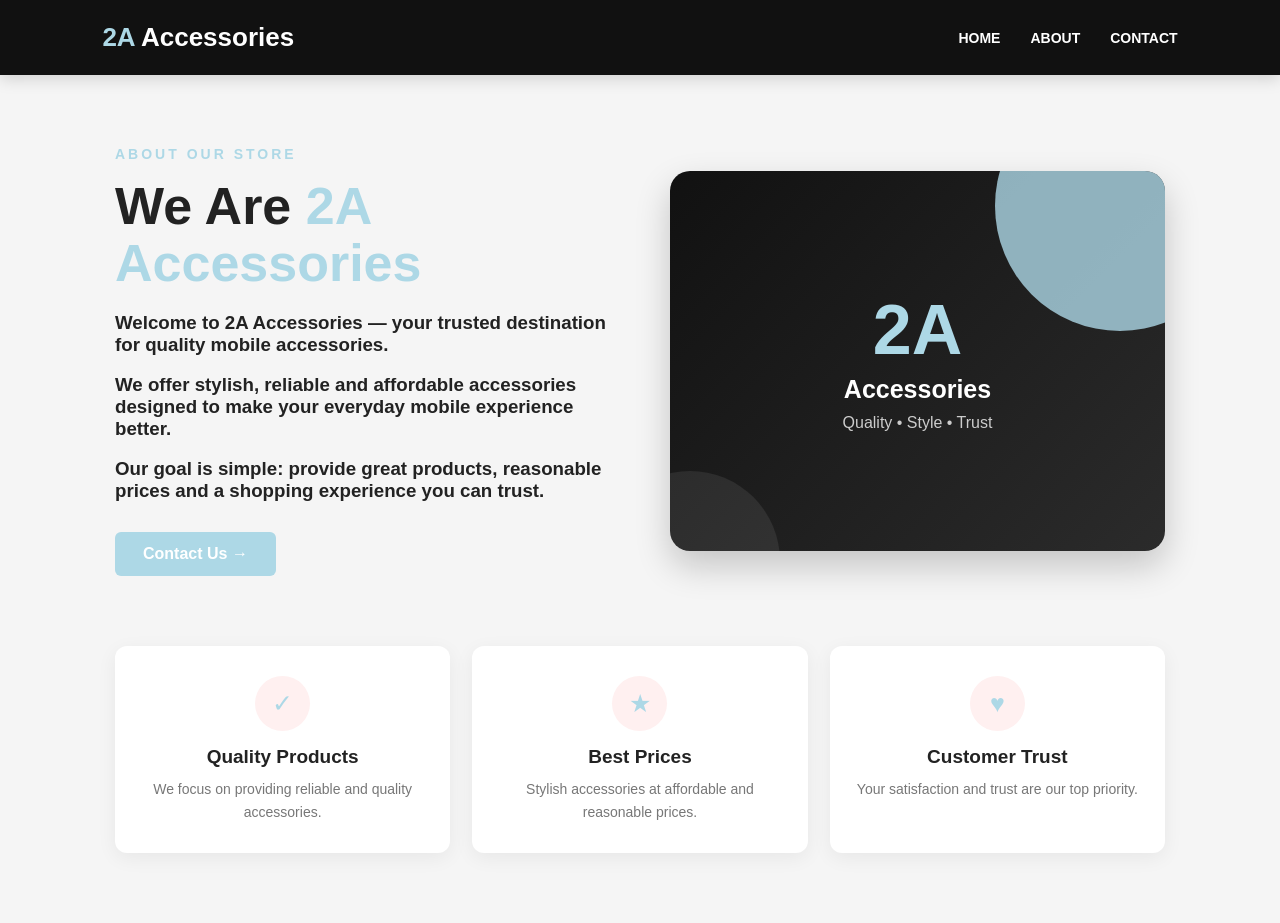
<file: about.html>
<!DOCTYPE html>
<html lang="en">
<head>
    <meta charset="UTF-8">
    <meta name="viewport" content="width=device-width, initial-scale=1.0">

    <title>About Us | 2A Accessories</title>

    <style>

        * {
            margin: 0;
            padding: 0;
            box-sizing: border-box;
            font-family: Arial, sans-serif;
        }

        body {
            background: #f5f5f5;
            color: #222;
        }

        /* NAVBAR */

        .navbar {
            height: 75px;
            padding: 0 8%;
            background: #111;
            display: flex;
            align-items: center;
            justify-content: space-between;
            box-shadow: 0 4px 15px rgba(0,0,0,0.15);
        }

        .logo {
            color: white;
            font-size: 26px;
            font-weight: bold;
        }

        .logo span {
            color: lightblue;
        }

        .menu {
            display: flex;
            gap: 30px;
            list-style: none;
        }

        .menu a {
            color: white;
            text-decoration: none;
            font-size: 14px;
            font-weight: bold;
            transition: 0.3s;
        }

        .menu a:hover {
            color: #e53935;
        }


        /* MAIN ABOUT */

        .about {
            max-width: 1100px;
            margin: 70px auto;
            padding: 0 25px;
        }

        .about-container {
            display: grid;
            grid-template-columns: 1fr 1fr;
            gap: 60px;
            align-items: center;
        }


        /* LEFT SIDE */

        .about-text small {
            color: lightblue;
            font-size: 14px;
            font-weight: bold;
            letter-spacing: 3px;
        }

        .about-text h1 {
            font-size: 52px;
            line-height: 1.1;
            margin: 15px 0 20px;
        }

        .about-text h1 span {
            color: lightblue;
        }

        .about-text p {
            color: #666;
            font-size: 16px;
            line-height: 1.8;
            margin-bottom: 18px;
        }


        /* BUTTON */

        .contact-btn {
            display: inline-block;
            margin-top: 12px;
            padding: 13px 28px;
            background: lightblue;
            color: white;
            text-decoration: none;
            border-radius: 6px;
            font-weight: bold;
            transition: 0.3s;
        }

        .contact-btn:hover {
            background: #111;
            transform: translateY(-3px);
        }


        /* RIGHT SIDE CARD */

        .about-card {
            height: 380px;
            border-radius: 20px;
            background: linear-gradient(135deg, #111, #2b2b2b);
            display: flex;
            justify-content: center;
            align-items: center;
            position: relative;
            overflow: hidden;
            box-shadow: 0 15px 35px rgba(0,0,0,0.2);
        }

        .about-card::before {
            content: "";
            width: 250px;
            height: 250px;
            background:lightblue;
            border-radius: 50%;
            position: absolute;
            top: -90px;
            right: -80px;
            opacity: 0.8;
        }

        .about-card::after {
            content: "";
            width: 180px;
            height: 180px;
            background: white;
            border-radius: 50%;
            position: absolute;
            bottom: -100px;
            left: -70px;
            opacity: 0.08;
        }

        .card-content {
            text-align: center;
            color: white;
            z-index: 2;
        }

        .card-content .big-logo {
            font-size: 70px;
            font-weight: bold;
            color: white;
        }

        .card-content .big-logo span {
            color: lightblue;
        }

        .card-content h2 {
            font-size: 25px;
            margin-top: 5px;
        }

        .card-content p {
            color: #ccc;
            margin-top: 10px;
        }


        /* FEATURES */

        .features {
            margin-top: 70px;
            display: grid;
            grid-template-columns: repeat(3, 1fr);
            gap: 22px;
        }

        .feature {
            background: white;
            padding: 30px 20px;
            text-align: center;
            border-radius: 12px;
            box-shadow: 0 5px 20px rgba(0,0,0,0.06);
            transition: 0.3s;
        }

        .feature:hover {
            transform: translateY(-7px);
            box-shadow: 0 12px 25px rgba(0,0,0,0.12);
        }

        .feature-icon {
            width: 55px;
            height: 55px;
            margin: auto;
            border-radius: 50%;
            background: #fff0f0;
            display: flex;
            justify-content: center;
            align-items: center;
            color: lightblue;
            font-size: 25px;
        }

        .feature h3 {
            margin: 15px 0 10px;
            font-size: 19px;
        }

        .feature p {
            color: #777;
            font-size: 14px;
            line-height: 1.6;
        }


        /* MOBILE */

        @media (max-width: 750px) {

            .navbar {
                padding: 0 5%;
            }

            .logo {
                font-size: 21px;
            }

            .menu {
                gap: 13px;
            }

            .menu a {
                font-size: 11px;
            }

            .about {
                margin: 40px auto;
            }

            .about-container {
                grid-template-columns: 1fr;
                gap: 40px;
            }

            .about-text h1 {
                font-size: 40px;
            }

            .about-card {
                height: 300px;
            }

            .features {
                grid-template-columns: 1fr;
                margin-top: 40px;
            }
        }

    </style>
</head>


<body>


    <!-- NAVBAR -->

    <nav class="navbar">

        <div class="logo">
            <span>2A</span> Accessories
        </div>

        <ul class="menu">

            <li>
                <a href="index.html">HOME</a>
            </li>

            <li>
                <a href="about.html">ABOUT</a>
            </li>

            <li>
                <a href="contact.html">CONTACT</a>
            </li>

        </ul>

    </nav>



    <!-- ABOUT SECTION -->

    <section class="about">

        <div class="about-container">


            <!-- LEFT -->

            <div class="about-text">

                <small>ABOUT OUR STORE</small>

                <h1>
                    We Are <span>2A Accessories</span>
                </h1>

                <p><h3>
                    Welcome to 2A Accessories — your trusted destination
                    for quality mobile accessories.
                </p></h3>

                <p><h3>
                    We offer stylish, reliable and affordable accessories
                    designed to make your everyday mobile experience
                    better.
                </p></h3>

                <p><h3>
                    Our goal is simple: provide great products,
                    reasonable prices and a shopping experience
                    you can trust.
                </p></h3>

                <a href="contact.html" class="contact-btn">
                    Contact Us →
                </a>

            </div>
            <style>
                .about-text:hover{
                    color: red;
                }
            </style>


            <!-- RIGHT -->

            <div class="about-card">

                <div class="card-content">

                    <div class="big-logo">
                        <span>2A</span>
                    </div>

                    <h2>Accessories</h2>

                    <p>
                        Quality • Style • Trust
                    </p>

                </div>

            </div>

        </div>



        <!-- FEATURES -->

        <div class="features">


            <div class="feature">

                <div class="feature-icon">
                    ✓
                </div>

                <h3>Quality Products</h3>

                <p>
                    We focus on providing reliable and
                    quality accessories.
                </p>

            </div>


            <div class="feature">

                <div class="feature-icon">
                    ★
                </div>

                <h3>Best Prices</h3>

                <p>
                    Stylish accessories at affordable
                    and reasonable prices.
                </p>

            </div>


            <div class="feature">

                <div class="feature-icon">
                    ♥
                </div>

                <h3>Customer Trust</h3>

                <p>
                    Your satisfaction and trust are
                    our top priority.
                </p>

            </div>


        </div>

    </section>


</body>
</html>
</file>
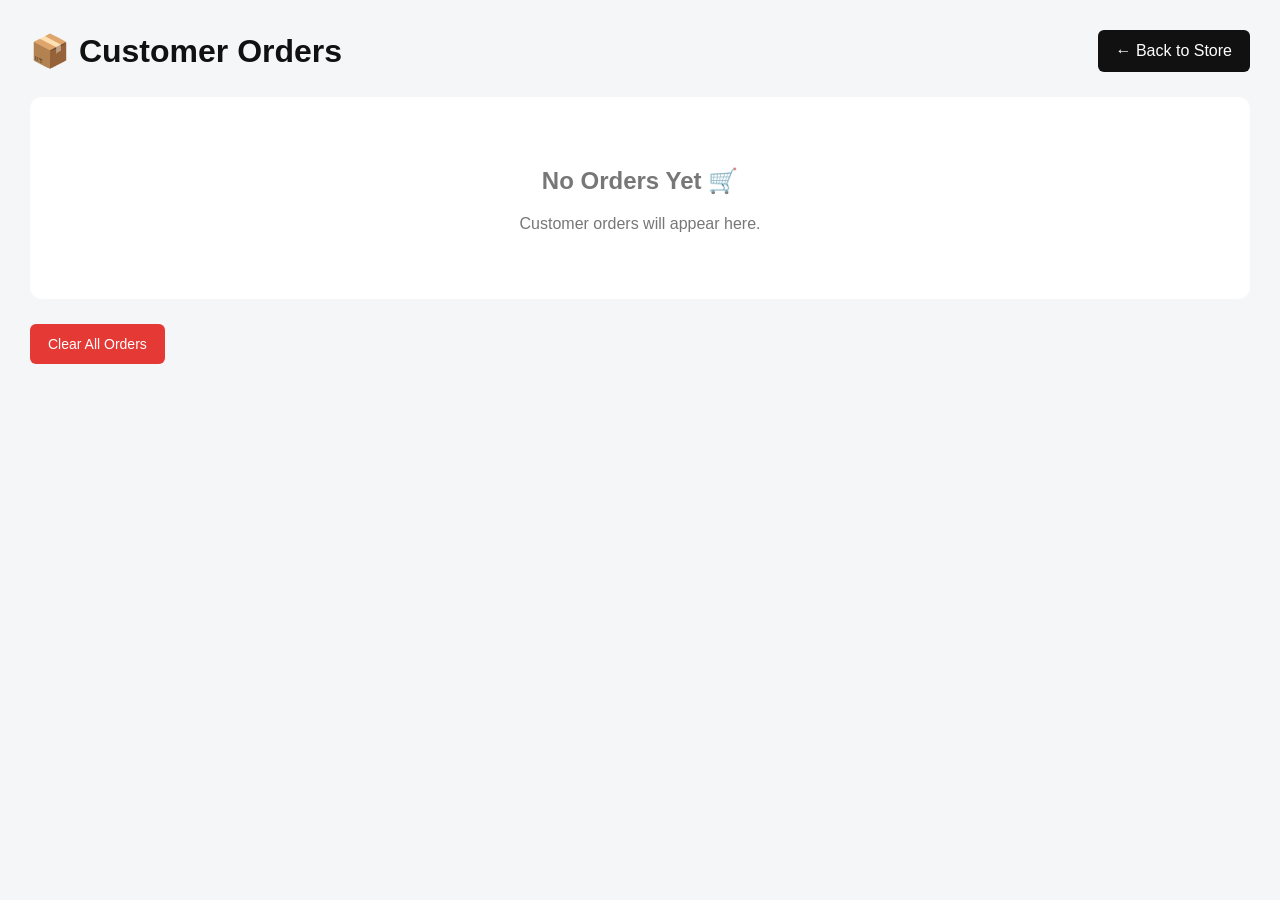
<file: admin.html>
<!DOCTYPE html>
<html lang="en">
<head>
    <meta charset="UTF-8">
    <meta name="viewport"
          content="width=device-width, initial-scale=1.0">
    <title>Admin - Customer Orders</title>
    <style>
        * {
            box-sizing: border-box;
        }
        body {
            margin: 0;
            padding: 30px;
            font-family: Arial, sans-serif;
            background: #f5f6f8;
            color: #111;
        }
        .admin-header {
            display: flex;
            justify-content: space-between;
            align-items: center;
            margin-bottom: 25px;
        }
        .admin-header h1 {
            margin: 0;
        }
        .back-btn {
            text-decoration: none;
            background: #111;
            color: white;
            padding: 12px 18px;
            border-radius: 6px;
        }
        .orders-container {
            display: grid;
            gap: 20px;
        }
        .order-card {
            background: white;
            border-radius: 12px;
            padding: 22px;
            box-shadow:
                0 3px 15px rgba(0,0,0,0.08);
        }
        .order-top {
            display: flex;
            justify-content: space-between;
            align-items: center;
            gap: 15px;
            border-bottom: 1px solid #eee;
            padding-bottom: 15px;
            margin-bottom: 15px;
        }
        .order-id {
            font-weight: bold;
            font-size: 18px;
        }
        .status {
            background: #fff3cd;
            color: #856404;
            padding: 7px 12px;
            border-radius: 20px;
            font-size: 13px;
            font-weight: bold;
        }
        .customer-info {
            display: grid;
            grid-template-columns:
                repeat(3, 1fr);
            gap: 15px;
            margin-bottom: 20px;
        }
        .info-box {
            background: #f7f7f7;
            padding: 13px;
            border-radius: 7px;
        }
        .info-box strong {
            display: block;
            margin-bottom: 5px;
        }
        .products {
            border-top: 1px solid #eee;
            padding-top: 15px;
        }
        .product-row {
            display: flex;
            justify-content: space-between;
            align-items: center;
            padding: 12px 0;
            border-bottom: 1px solid #eee;
        }
        .product-name {
            font-weight: bold;
        }
        .product-quantity {
            color: #777;
        }
        .total {
            text-align: right;
            font-size: 20px;
            font-weight: bold;
            margin-top: 18px;
        }
        .order-date {
            color: #777;
            font-size: 13px;
            margin-top: 8px;
        }
        .empty {
            text-align: center;
            background: white;
            padding: 50px;
            border-radius: 12px;
            color: #777;
        }
        .clear-btn {
            margin-top: 25px;
            background: #e53935;
            color: white;
            border: none;
            padding: 12px 18px;
            border-radius: 6px;
            cursor: pointer;
            font-size: 14px;
        }
        .clear-btn:hover {
            background: #c62828;
        }
        @media (max-width: 700px) {

            body {
                padding: 15px;
            }

            .admin-header {
                flex-direction: column;

                align-items: flex-start;
            }

            .customer-info {
                grid-template-columns: 1fr;
            }

            .order-top {
                align-items: flex-start;

                flex-direction: column;
            }

        }

    </style>

</head>


<body>


    <div class="admin-header">

        <h1>📦 Customer Orders</h1>

        <a href="index.html"
           class="back-btn">
            ← Back to Store
        </a>

    </div>


    <div id="orders"
         class="orders-container">
    </div>


    <button
        class="clear-btn"
        onclick="clearOrders()">

        Clear All Orders

    </button>


    <script>


        // =========================
        // SHOW ORDERS
        // =========================

        function showOrders() {

            const orders =
                JSON.parse(
                    localStorage.getItem("orders")
                ) || [];


            const container =
                document.getElementById("orders");


            container.innerHTML = "";


            if (orders.length === 0) {

                container.innerHTML = `

                    <div class="empty">

                        <h2>No Orders Yet 🛒</h2>

                        <p>
                            Customer orders will
                            appear here.
                        </p>

                    </div>

                `;

                return;
            }


            // Latest order first

            orders.reverse();


            orders.forEach(function(order) {


                let productsHTML = "";


                order.products.forEach(
                    function(product) {

                        productsHTML += `

                            <div class="product-row">

                                <div>

                                    <div class="product-name">

                                        ${product.name}

                                    </div>

                                    <div class="product-quantity">

                                        Quantity:
                                        ${product.quantity}

                                    </div>

                                </div>


                                <strong>

                                    Rs.
                                    ${(
                                        product.price *
                                        product.quantity
                                    ).toLocaleString()}

                                </strong>

                            </div>

                        `;

                    }
                );


                container.innerHTML += `

                    <div class="order-card">


                        <div class="order-top">

                            <div>

                                <div class="order-id">

                                    Order #${order.id}

                                </div>

                                <div class="order-date">

                                    ${order.date}

                                </div>

                            </div>


                            <div class="status">

                                ${order.status}

                            </div>

                        </div>



                        <div class="customer-info">


                            <div class="info-box">

                                <strong>
                                    👤 Customer
                                </strong>

                                ${order.customerName}

                            </div>


                            <div class="info-box">

                                <strong>
                                    📱 Phone
                                </strong>

                                ${order.phone}

                            </div>


                            <div class="info-box">

                                <strong>
                                    📍 Address
                                </strong>

                                ${order.address}

                            </div>


                        </div>



                        <div class="products">

                            <h3>
                                🛍️ Ordered Products
                            </h3>

                            ${productsHTML}

                        </div>



                        <div class="total">

                            Total:
                            Rs.
                            ${order.total.toLocaleString()}

                        </div>


                    </div>

                `;

            });

        }



        // =========================
        // CLEAR ORDERS
        // =========================

        function clearOrders() {

            const confirmDelete =
                confirm(
                    "Are you sure you want to delete all orders?"
                );


            if (!confirmDelete) {
                return;
            }


            localStorage.removeItem("orders");


            showOrders();

        }



        // =========================
        // LOAD ORDERS
        // =========================

        showOrders();


    </script>


</body>

</html>
</file>
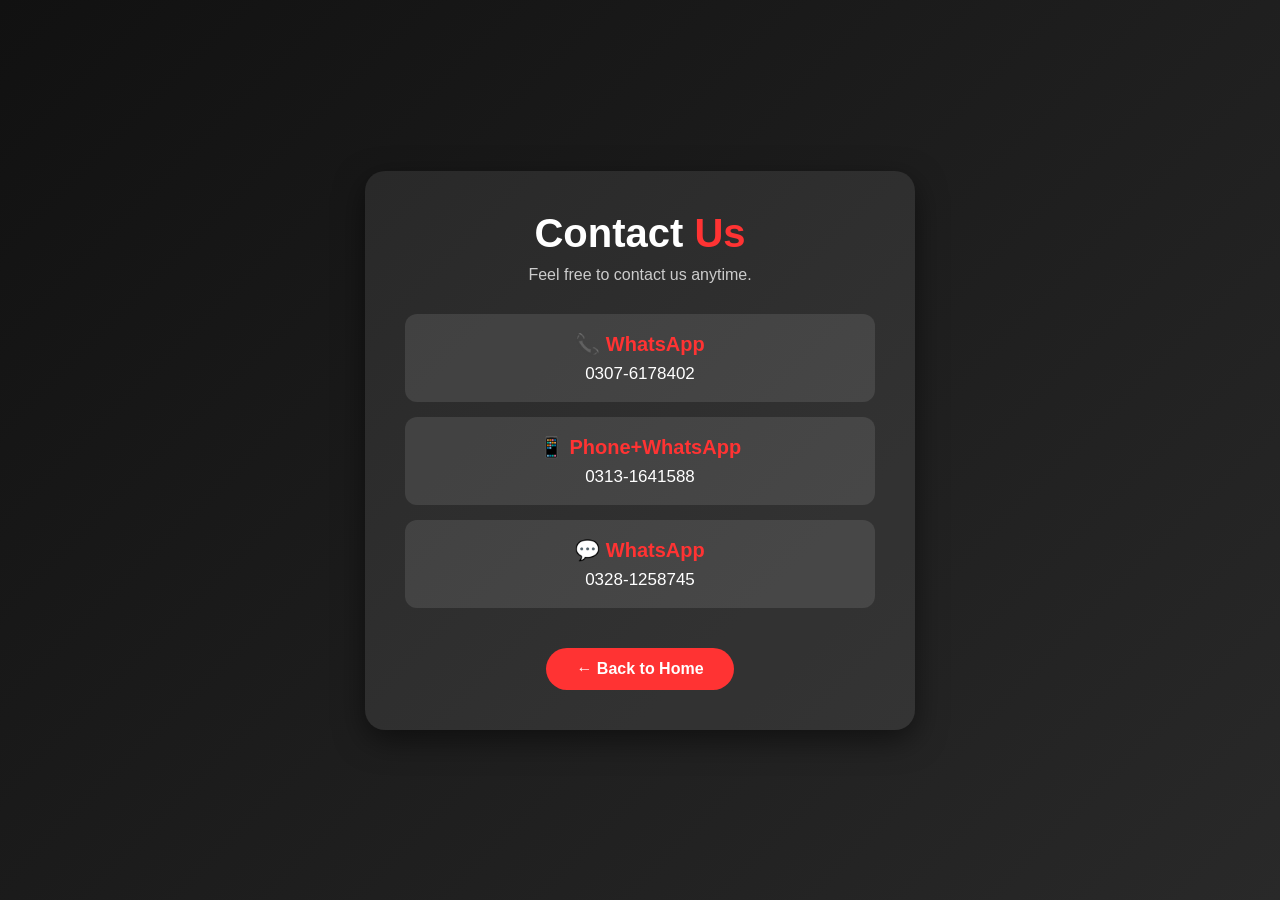
<file: contact.html>
<!DOCTYPE html>
<html lang="en">
<head>
    <meta charset="UTF-8">
    <meta name="viewport" content="width=device-width, initial-scale=1.0">
    <title>Contact Us - 2A Accessories</title>

    <style>
        * {
            margin: 0;
            padding: 0;
            box-sizing: border-box;
            font-family: Arial, sans-serif;
        }

        body {
            min-height: 100vh;
            background: linear-gradient(135deg, #111, #292929);
            color: white;
            display: flex;
            justify-content: center;
            align-items: center;
        }

        .contact-box {
            width: 90%;
            max-width: 550px;
            padding: 40px;
            background: rgba(255,255,255,0.08);
            border-radius: 20px;
            text-align: center;
            box-shadow: 0 10px 30px rgba(0,0,0,0.5);
        }

        .contact-box h1 {
            font-size: 40px;
            margin-bottom: 10px;
        }

        .contact-box h1 span {
            color: #ff3333;
        }

        .contact-box > p {
            color: #ccc;
            margin-bottom: 30px;
            font-size: 16px;
        }

        .contact-item {
            background: rgba(255,255,255,0.1);
            padding: 18px;
            margin: 15px 0;
            border-radius: 12px;
            transition: 0.3s;
        }

        .contact-item:hover {
            transform: translateY(-5px);
            background: rgba(255,50,50,0.2);
        }

        .contact-item h3 {
            color: #ff3333;
            margin-bottom: 8px;
            font-size: 20px;
        }

        .contact-item p {
            color: white;
            font-size: 17px;
        }

        .back-btn {
            display: inline-block;
            margin-top: 25px;
            padding: 12px 30px;
            background: #ff3333;
            color: white;
            text-decoration: none;
            border-radius: 25px;
            font-weight: bold;
            transition: 0.3s;
        }

        .back-btn:hover {
            background: white;
            color: #ff3333;
        }
    </style>
</head>

<body>

    <div class="contact-box">

        <h1>Contact <span>Us</span></h1>

        <p>Feel free to contact us anytime.</p>

        <div class="contact-item">
            <h3>📞 WhatsApp</h3>
            <p>0307-6178402</p>
        </div>

        <div class="contact-item">
            <h3>📱 Phone+WhatsApp</h3>
            <p>0313-1641588</p>
        </div>

        <div class="contact-item">
            <h3>💬 WhatsApp</h3>
            <p>0328-1258745</p>
        </div>

        <a href="index.html" class="back-btn">← Back to Home</a>

    </div>

</body>
</html>
</file>
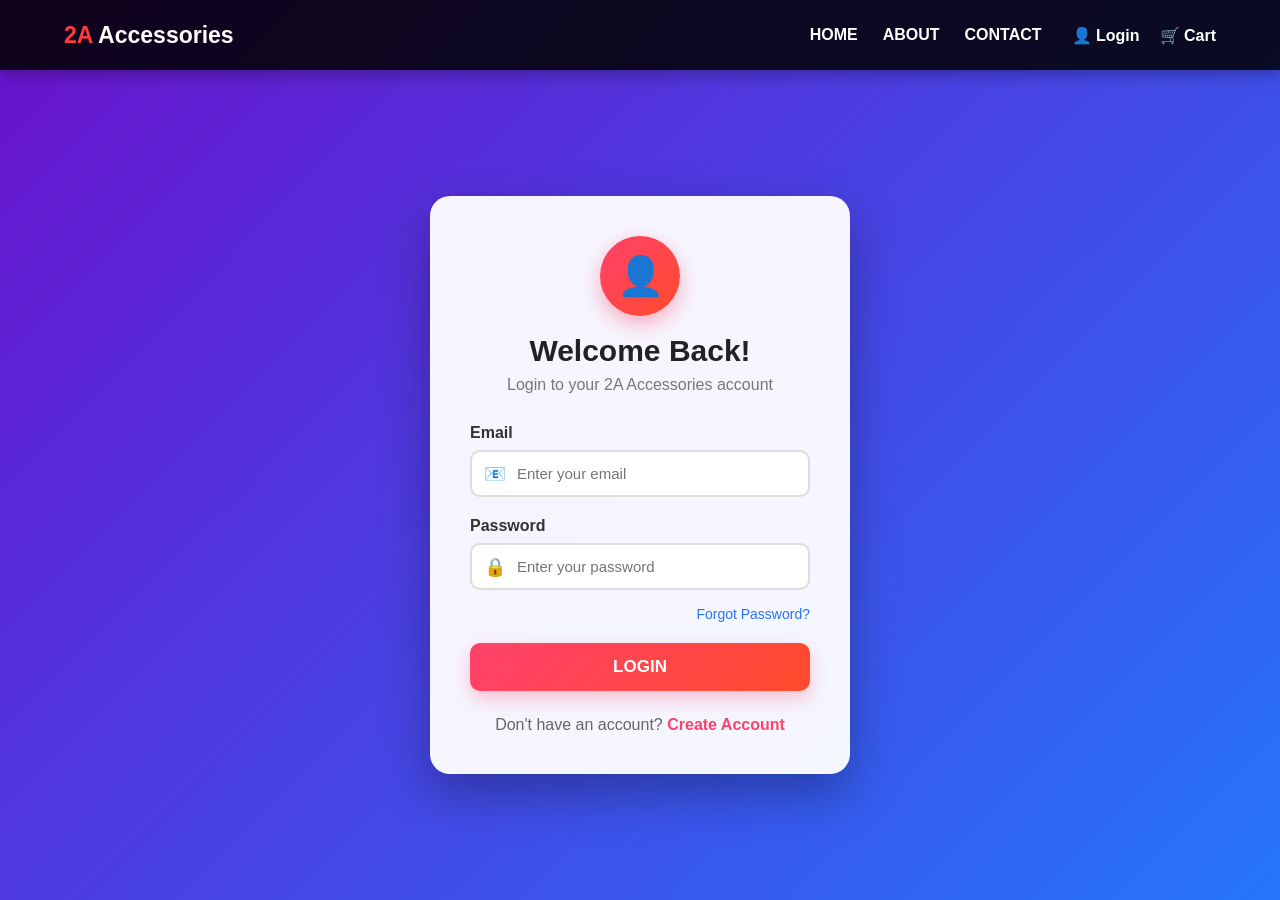
<file: login.html>
<!DOCTYPE html>
<html lang="en">
<head>
    <meta charset="UTF-8">
    <meta name="viewport" content="width=device-width, initial-scale=1.0">
    <title>Login - 2A Accessories</title>

    <style>
        * {
            margin: 0;
            padding: 0;
            box-sizing: border-box;
        }

        body {
            font-family: Arial, sans-serif;
            min-height: 100vh;
            background: linear-gradient(135deg, #6a11cb, #2575fc);
        }

        /* NAVBAR */
        .navbar {
            min-height: 70px;
            background: rgba(0, 0, 0, 0.85);
            display: flex;
            align-items: center;
            padding: 15px 5%;
            gap: 30px;
            box-shadow: 0 4px 15px rgba(0,0,0,0.3);
        }

        .logo {
            color: white;
            font-size: 23px;
            font-weight: bold;
        }

        .red {
            color: #ff3b3b;
        }

        .menu {
            display: flex;
            list-style: none;
            gap: 25px;
            margin-left: auto;
        }

        .menu a {
            color: white;
            text-decoration: none;
            font-weight: bold;
            transition: 0.3s;
        }

        .menu a:hover {
            color: #00eaff;
        }

        .nav-icons {
            display: flex;
            gap: 20px;
        }

        .nav-icons a {
            color: white;
            text-decoration: none;
            font-weight: bold;
        }

        .nav-icons a:hover {
            color: #00eaff;
        }

        /* LOGIN AREA */
        .login-container {
            min-height: calc(100vh - 70px);
            display: flex;
            justify-content: center;
            align-items: center;
            padding: 30px;
        }

        .login-box {
            width: 100%;
            max-width: 420px;
            padding: 40px;
            border-radius: 20px;

            background: rgba(255, 255, 255, 0.95);

            box-shadow:
                0 20px 50px rgba(0,0,0,0.3);

            animation: showBox 0.7s ease;
        }

        @keyframes showBox {
            from {
                opacity: 0;
                transform: translateY(30px);
            }

            to {
                opacity: 1;
                transform: translateY(0);
            }
        }

        .login-icon {
            width: 80px;
            height: 80px;
            margin: auto;
            border-radius: 50%;

            display: flex;
            justify-content: center;
            align-items: center;

            font-size: 38px;

            background: linear-gradient(135deg, #ff416c, #ff4b2b);
            color: white;

            box-shadow: 0 8px 20px rgba(255,65,108,0.4);
        }

        .login-box h1 {
            text-align: center;
            margin-top: 18px;
            color: #222;
            font-size: 30px;
        }

        .welcome {
            text-align: center;
            color: #777;
            margin: 8px 0 30px;
        }

        /* INPUTS */
        .form-group {
            margin-bottom: 20px;
        }

        .form-group label {
            display: block;
            margin-bottom: 8px;
            color: #333;
            font-weight: bold;
        }

        .input-box {
            position: relative;
        }

        .input-box span {
            position: absolute;
            left: 14px;
            top: 50%;
            transform: translateY(-50%);
            font-size: 18px;
        }

        .form-group input {
            width: 100%;
            padding: 13px 15px 13px 45px;

            border: 2px solid #ddd;
            border-radius: 10px;

            outline: none;
            font-size: 15px;

            transition: 0.3s;
        }

        .form-group input:focus {
            border-color: #2575fc;
            box-shadow: 0 0 8px rgba(37,117,252,0.25);
        }

        /* FORGOT */
        .forgot {
            text-align: right;
            margin: -5px 0 20px;
        }

        .forgot a {
            color: #2575fc;
            text-decoration: none;
            font-size: 14px;
        }

        .forgot a:hover {
            color: #ff416c;
        }

        /* LOGIN BUTTON */
        .login-btn {
            width: 100%;
            padding: 14px;

            border: none;
            border-radius: 10px;

            background: linear-gradient(
                135deg,
                #ff416c,
                #ff4b2b
            );

            color: white;
            font-size: 17px;
            font-weight: bold;

            cursor: pointer;

            box-shadow: 0 8px 18px rgba(255,65,108,0.3);

            transition: 0.3s;
        }

        .login-btn:hover {
            transform: translateY(-2px);
            box-shadow: 0 12px 25px rgba(255,65,108,0.4);
        }

        /* REGISTER */
        .register {
            text-align: center;
            margin-top: 25px;
            color: #666;
        }

        .register a {
            color: #ff416c;
            text-decoration: none;
            font-weight: bold;
        }

        .register a:hover {
            color: #2575fc;
        }

        /* MOBILE */
        @media (max-width: 700px) {

            .navbar {
                flex-wrap: wrap;
                justify-content: center;
            }

            .logo {
                width: 100%;
                text-align: center;
            }

            .menu {
                margin-left: 0;
                gap: 15px;
            }

            .nav-icons {
                gap: 15px;
            }

            .login-box {
                padding: 30px 20px;
            }
        }
    </style>
</head>

<body>

    <!-- NAVBAR -->
    <nav class="navbar">

        <div class="logo">
            <span class="red">2A</span> Accessories
        </div>

        <ul class="menu">
            <li>
                <a href="index.html">HOME</a>
            </li>

            <li>
                <a href="about.html">ABOUT</a>
            </li>

            <li>
                <a href="contact.html">CONTACT</a>
            </li>
        </ul>

        <div class="nav-icons">
            <a href="login.html">👤 Login</a>
            <a href="cart.html">🛒 Cart</a>
        </div>

    </nav>


    <!-- LOGIN -->
    <div class="login-container">

        <div class="login-box">

            <div class="login-icon">
                👤
            </div>

            <h1>Welcome Back!</h1>

            <p class="welcome">
                Login to your 2A Accessories account
            </p>


            <form onsubmit="loginUser(event)">

                <div class="form-group">

                    <label>Email</label>

                    <div class="input-box">
                        <span>📧</span>

                        <input
                            type="email"
                            id="email"
                            placeholder="Enter your email"
                            required
                        >
                    </div>

                </div>


                <div class="form-group">

                    <label>Password</label>

                    <div class="input-box">
                        <span>🔒</span>

                        <input
                            type="password"
                            id="password"
                            placeholder="Enter your password"
                            required
                        >
                    </div>

                </div>


                <div class="forgot">
                    <a href="#">Forgot Password?</a>
                </div>


                <button class="login-btn" type="submit">
                    LOGIN
                </button>

            </form>


            <div class="register">
                Don't have an account?
                <a href="register.html">Create Account</a>
            </div>

        </div>

    </div>


    <script>
        function loginUser(event) {

            event.preventDefault();

            let email =
                document.getElementById("email").value;

            let password =
                document.getElementById("password").value;

            if (email === "" || password === "") {
                alert("Please fill all fields!");
                return;
            }

            alert("Login Successful!");

            window.location.href = "index.html";
        }
    </script>

</body>
</html>
</file>
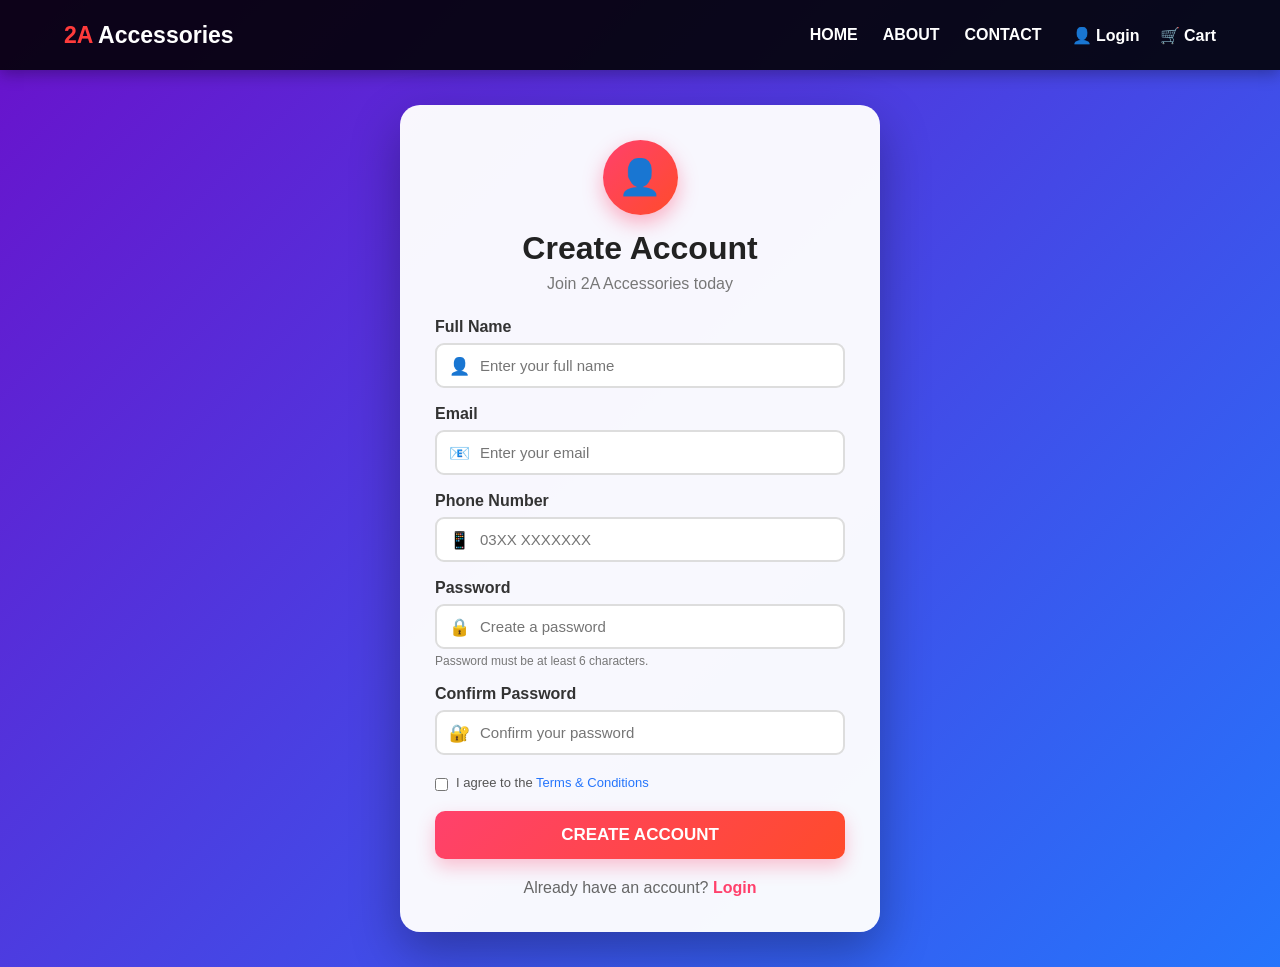
<file: register.html>
<!DOCTYPE html>
<html lang="en">
<head>
    <meta charset="UTF-8">
    <meta name="viewport" content="width=device-width, initial-scale=1.0">
    <title>Create Account - 2A Accessories</title>

    <style>
        * {
            margin: 0;
            padding: 0;
            box-sizing: border-box;
        }

        body {
            font-family: Arial, sans-serif;
            min-height: 100vh;
            background: linear-gradient(135deg, #6a11cb, #2575fc);
        }

        /* NAVBAR */
        .navbar {
            min-height: 70px;
            background: rgba(0, 0, 0, 0.88);
            display: flex;
            align-items: center;
            padding: 15px 5%;
            gap: 30px;
            box-shadow: 0 4px 15px rgba(0,0,0,0.3);
        }

        .logo {
            color: white;
            font-size: 23px;
            font-weight: bold;
            white-space: nowrap;
        }

        .red {
            color: #ff3b3b;
        }

        .menu {
            display: flex;
            list-style: none;
            gap: 25px;
            margin-left: auto;
        }

        .menu a {
            color: white;
            text-decoration: none;
            font-weight: bold;
            transition: 0.3s;
        }

        .menu a:hover {
            color: #00eaff;
        }

        .nav-icons {
            display: flex;
            gap: 20px;
        }

        .nav-icons a {
            color: white;
            text-decoration: none;
            font-weight: bold;
        }

        .nav-icons a:hover {
            color: #00eaff;
        }

        /* REGISTER AREA */
        .register-container {
            min-height: calc(100vh - 70px);
            display: flex;
            justify-content: center;
            align-items: center;
            padding: 35px 20px;
        }

        .register-box {
            width: 100%;
            max-width: 480px;
            background: rgba(255,255,255,0.96);
            padding: 35px;
            border-radius: 20px;
            box-shadow: 0 20px 50px rgba(0,0,0,0.3);
            animation: showBox 0.7s ease;
        }

        @keyframes showBox {
            from {
                opacity: 0;
                transform: translateY(30px);
            }

            to {
                opacity: 1;
                transform: translateY(0);
            }
        }

        .account-icon {
            width: 75px;
            height: 75px;
            margin: auto;
            border-radius: 50%;

            display: flex;
            justify-content: center;
            align-items: center;

            font-size: 35px;

            color: white;
            background: linear-gradient(135deg, #ff416c, #ff4b2b);

            box-shadow: 0 8px 20px rgba(255,65,108,0.4);
        }

        .register-box h1 {
            text-align: center;
            margin-top: 15px;
            color: #222;
        }

        .subtitle {
            text-align: center;
            color: #777;
            margin: 8px 0 25px;
        }

        /* INPUT */
        .form-group {
            margin-bottom: 17px;
        }

        .form-group label {
            display: block;
            margin-bottom: 7px;
            font-weight: bold;
            color: #333;
        }

        .input-box {
            position: relative;
        }

        .input-box span {
            position: absolute;
            left: 14px;
            top: 50%;
            transform: translateY(-50%);
            font-size: 17px;
        }

        .input-box input {
            width: 100%;
            padding: 12px 12px 12px 43px;
            border: 2px solid #ddd;
            border-radius: 9px;
            outline: none;
            font-size: 15px;
            transition: 0.3s;
        }

        .input-box input:focus {
            border-color: #2575fc;
            box-shadow: 0 0 8px rgba(37,117,252,0.2);
        }

        /* PASSWORD MESSAGE */
        .password-message {
            font-size: 12px;
            color: #777;
            margin-top: 5px;
        }

        /* TERMS */
        .terms {
            display: flex;
            align-items: flex-start;
            gap: 8px;
            margin: 20px 0;
            font-size: 13px;
            color: #555;
        }

        .terms input {
            margin-top: 3px;
        }

        .terms a {
            color: #2575fc;
            text-decoration: none;
        }

        /* CREATE BUTTON */
        .create-btn {
            width: 100%;
            padding: 14px;
            border: none;
            border-radius: 10px;

            background: linear-gradient(
                135deg,
                #ff416c,
                #ff4b2b
            );

            color: white;
            font-size: 17px;
            font-weight: bold;

            cursor: pointer;

            box-shadow: 0 8px 18px rgba(255,65,108,0.3);
            transition: 0.3s;
        }

        .create-btn:hover {
            transform: translateY(-2px);
            box-shadow: 0 12px 25px rgba(255,65,108,0.4);
        }

        /* LOGIN LINK */
        .login-link {
            text-align: center;
            margin-top: 20px;
            color: #666;
        }

        .login-link a {
            color: #ff416c;
            text-decoration: none;
            font-weight: bold;
        }

        .login-link a:hover {
            color: #2575fc;
        }

        /* MOBILE */
        @media (max-width: 700px) {

            .navbar {
                flex-wrap: wrap;
                justify-content: center;
            }

            .logo {
                width: 100%;
                text-align: center;
            }

            .menu {
                margin-left: 0;
                gap: 15px;
            }

            .nav-icons {
                gap: 15px;
            }

            .register-box {
                padding: 28px 20px;
            }
        }
    </style>
</head>

<body>

    <!-- NAVBAR -->
    <nav class="navbar">

        <div class="logo">
            <span class="red">2A</span> Accessories
        </div>

        <ul class="menu">
            <li>
                <a href="index.html">HOME</a>
            </li>

            <li>
                <a href="about.html">ABOUT</a>
            </li>

            <li>
                <a href="contact.html">CONTACT</a>
            </li>
        </ul>

        <div class="nav-icons">
            <a href="login.html">👤 Login</a>
            <a href="cart.html">🛒 Cart</a>
        </div>

    </nav>


    <!-- CREATE ACCOUNT -->
    <div class="register-container">

        <div class="register-box">

            <div class="account-icon">
                👤
            </div>

            <h1>Create Account</h1>

            <p class="subtitle">
                Join 2A Accessories today
            </p>


            <form onsubmit="createAccount(event)">

                <!-- NAME -->
                <div class="form-group">

                    <label>Full Name</label>

                    <div class="input-box">
                        <span>👤</span>

                        <input
                            type="text"
                            id="name"
                            placeholder="Enter your full name"
                            required
                        >
                    </div>

                </div>


                <!-- EMAIL -->
                <div class="form-group">

                    <label>Email</label>

                    <div class="input-box">
                        <span>📧</span>

                        <input
                            type="email"
                            id="email"
                            placeholder="Enter your email"
                            required
                        >
                    </div>

                </div>


                <!-- PHONE -->
                <div class="form-group">

                    <label>Phone Number</label>

                    <div class="input-box">
                        <span>📱</span>

                        <input
                            type="tel"
                            id="phone"
                            placeholder="03XX XXXXXXX"
                            required
                        >
                    </div>

                </div>


                <!-- PASSWORD -->
                <div class="form-group">

                    <label>Password</label>

                    <div class="input-box">
                        <span>🔒</span>

                        <input
                            type="password"
                            id="password"
                            placeholder="Create a password"
                            minlength="6"
                            required
                        >
                    </div>

                    <p class="password-message">
                        Password must be at least 6 characters.
                    </p>

                </div>


                <!-- CONFIRM PASSWORD -->
                <div class="form-group">

                    <label>Confirm Password</label>

                    <div class="input-box">
                        <span>🔐</span>

                        <input
                            type="password"
                            id="confirmPassword"
                            placeholder="Confirm your password"
                            minlength="6"
                            required
                        >
                    </div>

                </div>


                <!-- TERMS -->
                <div class="terms">

                    <input
                        type="checkbox"
                        id="terms"
                        required
                    >

                    <label for="terms">
                        I agree to the
                        <a href="#">Terms & Conditions</a>
                    </label>

                </div>


                <!-- BUTTON -->
                <button
                    type="submit"
                    class="create-btn"
                >
                    CREATE ACCOUNT
                </button>

            </form>


            <!-- LOGIN -->
            <div class="login-link">

                Already have an account?

                <a href="login.html">
                    Login
                </a>

            </div>

        </div>

    </div>


    <script>

        function createAccount(event) {

            event.preventDefault();

            let name =
                document.getElementById("name").value;

            let email =
                document.getElementById("email").value;

            let phone =
                document.getElementById("phone").value;

            let password =
                document.getElementById("password").value;

            let confirmPassword =
                document.getElementById("confirmPassword").value;


            // PASSWORD CHECK
            if (password !== confirmPassword) {

                alert("Passwords do not match!");

                return;
            }


            // PASSWORD LENGTH
            if (password.length < 6) {

                alert("Password must be at least 6 characters!");

                return;
            }


            // SAVE ACCOUNT TEMPORARILY
            localStorage.setItem(
                "userName",
                name
            );

            localStorage.setItem(
                "userEmail",
                email
            );

            localStorage.setItem(
                "userPhone",
                phone
            );

            localStorage.setItem(
                "userPassword",
                password
            );


            alert(
                "Account created successfully!"
            );


            // LOGIN PAGE
            window.location.href =
                "login.html";
        }

    </script>

</body>
</html>
</file>
